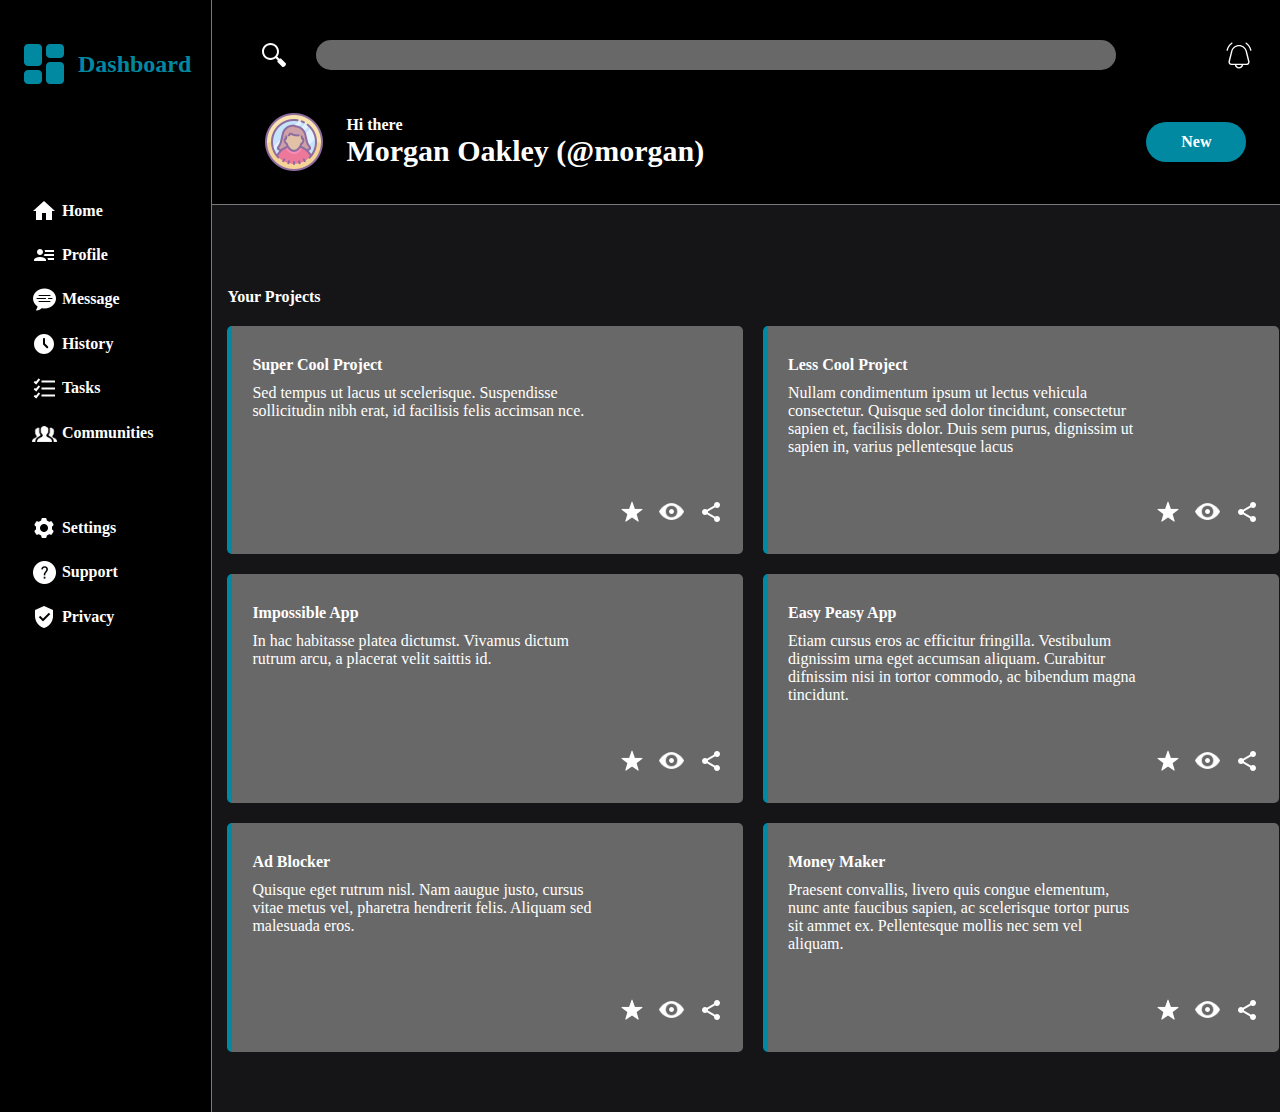
<file: index.html>
<!DOCTYPE html>
<html lang="en">
<head>
    <meta charset="UTF-8">
    <meta name="viewport" content="width=device-width, initial-scale=1.0">
    <title>Admin Dashboard</title>
    <link rel="stylesheet" href="./styles.css" >
</head>
<body>
    <div class="main">
        <div class="header">
            <div class="search">
                <img src="./icons/search.svg" alt="search" class="svg">
                <input type="search">
            </div>
            <div class="profile">
                <img src="./icons/notification.svg" alt="notification" class="svg">
                <img src="./icons/user1_logo.png" alt="logo" class="logo" style="max-width: 50px">
                <h2>Morgan Oakley</h2>
            </div>
            <div class="welcome">
                <img src="./icons/user1_logo.png" alt="logo" class="logo" style="max-width: 80px">
                <div class="welcome-msg">
                    <p style="font-size: 16px">Hi there</p>
                    <p style="font-size: 30px">Morgan Oakley (@morgan)</p>
                </div>
            </div>
            <div class="btns">
                <button>New</button>
                <button>Upload</button>
                <button>Share</button>
            </div>
        </div>
        <div class="sidebar">
            <div class="dashboard">
                <img src="./icons/dashboard3.png" alt="dashboard">
                <h2>Dashboard</h2>
            </div>
            <div class="nav1">
                <img src="./icons/home.svg" alt="home" class="svg">
                <p>Home</p>
                <img src="./icons/profile.png" alt="profile" class="png">
                <p>Profile</p>
                <img src="./icons/message.png" alt="message" class="png">
                <p>Message</p>
                <img src="./icons/history.svg" alt="history" class="svg">
                <p>History</p>
                <img src="./icons/tasks.png" alt="tasks" class="png">
                <p>Tasks</p>
                <img src="./icons/communities.png" alt="communities" class="png">
                <p>Communities</p>
            </div>
            <div class="nav2">
                <img src="./icons/settings.png" alt="settings" class="png">
                <p>Settings</p>
                <img src="./icons/support.png" alt="support" class="png">
                <p>Support</p>
                <img src="./icons/privacy.png" alt="privacy" class="png">
                <p>Privacy</p>
            </div>
        </div>
        <div class="content">
            <div class="projects">
                <h4>Your Projects</h4>
                <div class="project-contents">
                    <div class="project">
                        <div class="note">
                            <h4>Super Cool Project</h4>
                            <p>Sed tempus ut lacus ut scelerisque.
                                Suspendisse sollicitudin nibh erat, id
                                facilisis felis accimsan nce.
                            </p>
                        </div>
                        <div class="options">
                            <img src="./icons/favorite.png" alt="favourite" class="png">
                            <img src="./icons/view.png" alt="view" class="png">
                            <img src="./icons/share.png" alt="share" class="png">
                        </div>
                    </div>
                    <div class="project">
                        <div class="note">
                            <h4>Less Cool Project</h4>
                            <p>Nullam condimentum ipsum ut lectus vehicula
                                consectetur. Quisque sed dolor tincidunt,
                                consectetur sapien et, facilisis dolor. Duis sem
                                purus, dignissim ut sapien in, varius
                                pellentesque lacus
                            </p>
                        </div>
                        <div class="options">
                            <img src="./icons/favorite.png" alt="favourite" class="png">
                            <img src="./icons/view.png" alt="view" class="png">
                            <img src="./icons/share.png" alt="share" class="png">
                        </div>
                    </div>
                    <div class="project">
                        <div class="note">
                            <h4>Impossible App</h4>
                            <p>In hac habitasse platea dictumst. Vivamus
                                dictum rutrum arcu, a placerat velit saittis
                                id.
                            </p>
                        </div>
                        <div class="options">
                            <img src="./icons/favorite.png" alt="favourite" class="png">
                            <img src="./icons/view.png" alt="view" class="png">
                            <img src="./icons/share.png" alt="share" class="png">
                        </div>
                    </div>
                    <div class="project">
                        <div class="note">
                            <h4>Easy Peasy App</h4>
                            <p>Etiam cursus eros ac efficitur fringilla.
                                Vestibulum dignissim urna eget accumsan
                                aliquam. Curabitur difnissim nisi in tortor
                                commodo, ac bibendum magna tincidunt.
                            </p>
                        </div>
                        <div class="options">
                            <img src="./icons/favorite.png" alt="favourite" class="png">
                            <img src="./icons/view.png" alt="view" class="png">
                            <img src="./icons/share.png" alt="share" class="png">
                        </div>
                    </div>
                    <div class="project"><div class="note">
                            <h4>Ad Blocker</h4>
                            <p>Quisque eget rutrum nisl. Nam aaugue
                                justo, cursus vitae metus vel, pharetra
                                hendrerit felis. Aliquam sed malesuada
                                eros.
                            </p>
                        </div>
                        <div class="options">
                            <img src="./icons/favorite.png" alt="favourite" class="png">
                            <img src="./icons/view.png" alt="view" class="png">
                            <img src="./icons/share.png" alt="share" class="png">
                        </div>
                    </div>
                    <div class="project">
                        <div class="note">
                            <h4>Money Maker</h4>
                            <p>Praesent convallis, livero quis congue
                                elementum, nunc ante faucibus sapien, ac
                                scelerisque tortor purus sit ammet ex.
                                Pellentesque mollis nec sem vel aliquam.
                            </p>
                        </div>
                        <div class="options">
                            <img src="./icons/favorite.png" alt="favourite" class="png">
                            <img src="./icons/view.png" alt="view" class="png">
                            <img src="./icons/share.png" alt="share" class="png">
                        </div>
                    </div>
                </div>
            </div>
            <div class="announcements-and-trending">
                <h4>Announcements</h4>
                <div class="announcements-div">
                    <div class="announcement">
                        <h5>Site Maintenance</h5>
                        <p>Vestibulum condimentum tellus lacus,
                            in accumsan elit maximus ac. Donec
                            hendrerit sodales congue...
                        </p>
                        <hr class="separator">
                    </div>
                    <div class="announcement">
                        <h5>Community Share Day</h5>
                        <p>Nam vel lectus tincidunt, rutrum Nulla
                            eu, ornare libero. Aliquam dictum
                            accumsan portitor...
                        </p>
                        <hr class="separator">
                    </div>
                    <div class="announcement">
                        <h5>Update Privacy Poliicy</h5>
                        <p>Phasellus effcitur nisi eget elit
                            consectetur, eget condimentum ante
                            auctor. Cras fringilla sagittis sem in
                            mattis...
                        </p>
                    </div>
                </div>
                <h4>Trending</h4>
                <div class="trending-div">
                    <div class="trending">
                        <img src="./icons/user4_logo.png" alt="user" class="png">
                        <div class="trending-text">
                            <p>@tegan</p>
                            <p>World Peace Builder</p>
                        </div>
                    </div>
                    <div class="trending">
                        <img src="./icons/user1_logo.png" alt="user" class="png">
                        <div class="trending-text">
                            <p>@morgan</p>
                            <p>Super Cool Project</p>
                        </div>
                    </div>
                    <div class="trending">
                        <img src="./icons/user3_logo.png" alt="user" class="png">
                        <div class="trending-text">
                            <p>@kendall</p>
                            <p>Life Changing App</p>
                        </div>
                    </div>
                    <div class="trending">
                        <img src="./icons/user5_logo.png" alt="user" class="png">
                        <div class="trending-text">
                            <p>@alex</p>
                            <p>No Traffic Maker</p>
                        </div>
                    </div>
                </div>
            </div>
        </div>
    </div>
</body>
</html>
</file>
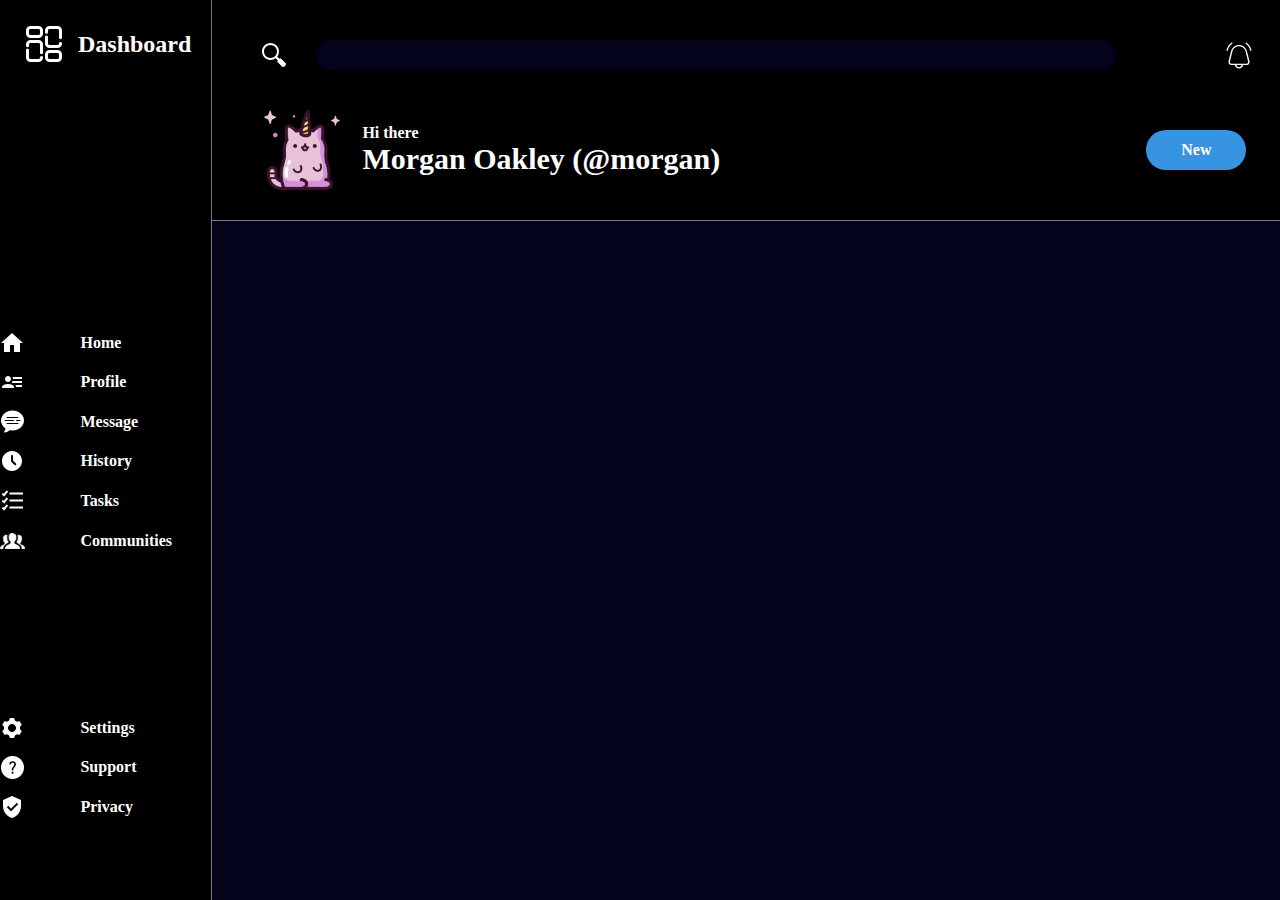
<file: icons/Admin Dashboard.html>
<!DOCTYPE html>
<!-- saved from url=(0032)http://127.0.0.1:5500/index.html -->
<html lang="en"><head><meta http-equiv="Content-Type" content="text/html; charset=UTF-8">
    
    <meta name="viewport" content="width=device-width, initial-scale=1.0">
    <title>Admin Dashboard</title>
    
<link rel="stylesheet" href="./Admin Dashboard_files/styles.css"></head>
<body>
    <div class="main">
        <div class="header">
            <div class="search">
                <img src="./Admin Dashboard_files/search.svg" alt="search" class="svg">
                <input type="search">
            </div>
            <div class="profile">
                <img src="./Admin Dashboard_files/notification.svg" alt="notification" class="svg">
                <img src="./Admin Dashboard_files/cat_3468377.png" alt="logo" class="logo" style="max-width: 50px">
                <h2>Morgan Oakley</h2>
            </div>
            <div class="welcome">
                <img src="./Admin Dashboard_files/cat_3468377.png" alt="logo" class="logo" style="max-width: 80px">
                <div class="welcome-msg">
                    <p style="font-size: 16px">Hi there</p>
                    <p style="font-size: 30px">Morgan Oakley (@morgan)</p>
                </div>
            </div>
            <div class="btns">
                <button>New</button>
                <button>Upload</button>
                <button>Share</button>
            </div>
        </div>
        <div class="sidebar">
            <div class="dashboard">
                <img src="./Admin Dashboard_files/dashboard.png" alt="dashboard" style="max-height: 50px;">
                <h2>Dashboard</h2>
            </div>
            <div class="nav1">
                <img src="./Admin Dashboard_files/home.svg" alt="home" class="svg">
                <p>Home</p>
                <img src="./Admin Dashboard_files/profile.png" alt="profile" class="png">
                <p>Profile</p>
                <img src="./Admin Dashboard_files/message.png" alt="message" class="png">
                <p>Message</p>
                <img src="./Admin Dashboard_files/history.svg" alt="history" class="svg">
                <p>History</p>
                <img src="./Admin Dashboard_files/tasks.png" alt="tasks" class="png">
                <p>Tasks</p>
                <img src="./Admin Dashboard_files/communities.png" alt="communities" class="png">
                <p>Communities</p>
            </div>
            <div class="nav2">
                <img src="./Admin Dashboard_files/settings.png" alt="settings" class="png">
                <p>Settings</p>
                <img src="./Admin Dashboard_files/support.png" alt="support" class="png">
                <p>Support</p>
                <img src="./Admin Dashboard_files/privacy.png" alt="privacy" class="png">
                <p>Privacy</p>
            </div>
        </div>
        <div class="content">
            <div class="projects"></div>
            <div class="announcements"></div>
            <div class="trending"></div>
        </div>
    </div>
<!-- Code injected by live-server -->
<script>
	// <![CDATA[  <-- For SVG support
	if ('WebSocket' in window) {
		(function () {
			function refreshCSS() {
				var sheets = [].slice.call(document.getElementsByTagName("link"));
				var head = document.getElementsByTagName("head")[0];
				for (var i = 0; i < sheets.length; ++i) {
					var elem = sheets[i];
					var parent = elem.parentElement || head;
					parent.removeChild(elem);
					var rel = elem.rel;
					if (elem.href && typeof rel != "string" || rel.length == 0 || rel.toLowerCase() == "stylesheet") {
						var url = elem.href.replace(/(&|\?)_cacheOverride=\d+/, '');
						elem.href = url + (url.indexOf('?') >= 0 ? '&' : '?') + '_cacheOverride=' + (new Date().valueOf());
					}
					parent.appendChild(elem);
				}
			}
			var protocol = window.location.protocol === 'http:' ? 'ws://' : 'wss://';
			var address = protocol + window.location.host + window.location.pathname + '/ws';
			var socket = new WebSocket(address);
			socket.onmessage = function (msg) {
				if (msg.data == 'reload') window.location.reload();
				else if (msg.data == 'refreshcss') refreshCSS();
			};
			if (sessionStorage && !sessionStorage.getItem('IsThisFirstTime_Log_From_LiveServer')) {
				console.log('Live reload enabled.');
				sessionStorage.setItem('IsThisFirstTime_Log_From_LiveServer', true);
			}
		})();
	}
	else {
		console.error('Upgrade your browser. This Browser is NOT supported WebSocket for Live-Reloading.');
	}
	// ]]>
</script>

</body></html>
</file>
<file: styles.css>
*, *::before, *::after {
    box-sizing: border-box;
}

/* Remove default margin */
* {
    font-family: 'roboto';
    margin: 0;
}

:root {
    --bgrnd-color1: #151518;
    --bgrnd-color2: #000000;
    --base-color: #0089a1;
    --dashboard-font-color: #0089a1;
    --base-font-color: white;
    --content-bg-color: #686868;
}

body {
    height: 100%;
    width: 100%;
}

.main {
    height: 100vh;
    display: grid;
    grid-template-columns: 1fr 5fr;
    grid-template-rows:  1fr 5fr;
}

.header {
    color: var(--base-font-color);
    grid-column: 2 / 3;
    display: grid;
    grid-template-columns: 1fr 1fr;
    gap: 30px;
    background-color: var(--bgrnd-color2);
    padding: 30px 70px 30px 50px;
}

.sidebar {
    color: var(--base-font-color);
    grid-row: 1 / 3;
    display: grid;
    grid-template-columns: 1fr;
    grid-template-rows: 1fr 1fr 3fr;
    background-color: var(--bgrnd-color2);
    border-right: 1px solid #797979;
    justify-content: center;
}

.content {
    color: var(--base-font-color);
    grid-area: 2 / 2 / 3 / 3;
    background-color: var(--bgrnd-color1);
    border-top: 1px solid #797979;
    display: grid;
    grid-template-columns: 4fr 1fr;
    padding: 30px 30px 60px 15px;
}

.svg {
    max-height: 30px;
}

.png {
    max-height: 25px;
}

.profile,
.search {
    height: 50px;
    display: flex;
    align-items: center;
    gap: 30px;
    align-self: end;
}

.profile {
    justify-content: end;
}

.welcome {
    display: flex;
    gap: 20px;
}

.welcome-msg {
    font-weight: bold;
    display: flex;
    flex-direction: column;
    justify-content: center;
}

input[type="search"] {
    width: 800px;
    height: 30px;
    background-color: var(--content-bg-color);
    border-radius: 50px;
    border: none;
}

.btns {
    display: flex;
    gap: 40px;
    justify-content: end;
    align-items: center;
}

button {
    font-size: 16px;
    font-weight: bold;
    width: 100px;
    height: 40px;
    background-color: var(--base-color);
    color: white;
    border-radius: 50px;
    border: none;
}

.dashboard {
    display: flex;
    flex-direction: row;
    align-items: center;
    gap: 10px;
    align-self: start;
    padding: 40px 20px 20px 20px;
}

.dashboard > h2 {
    color: var(--base-color);
}

.nav1,
.nav2 {
    display: grid;
    grid-template-columns: 1fr 5fr;
    align-items: center;
    padding-left: 32px;
    align-self: flex-start;
}

.nav1 > *,
.nav2 > * {
    margin-bottom: 20px;
}
.nav1 {
    margin-bottom: 50px;
}

.nav1 > p,
.nav2 > p {
    font-weight: bold;
}

.projects {
    display: grid;
    grid-template-rows: 1fr 8fr;
    grid-template-columns: 1fr;
}

.projects > h4,
.announcements-and-trending > h4 {
    align-self: end;
    padding-bottom: 20px;
}

.project-contents {
    display: grid;
    grid-template-columns: 1fr 1fr;
    grid-template-rows: repeat(3, 1fr);
    gap: 20px;
    padding-right: 20px;
}

.project {
    height: 23s0px;
    background-color: var(--content-bg-color);
    border-left: 5px solid var(--base-color);
    border-radius: 5px;
    padding: 30px 20px 30px 20px;
    display: grid;
    grid-template-columns: 1fr;
    grid-template-rows: 2fr 1fr;
}

.note {
    padding-right: 120px;
}

.note > h4 {
    padding-bottom: 10px;
}

.options {
    display: flex;
    justify-content: end;
    align-items: end;
    gap: 15px;
}

.announcements-and-trending {
    display: grid;
    grid-template-columns: 1fr;
    grid-template-rows: 1fr 4fr 1fr 3fr;
}

.announcements-div {
    background-color: var(--content-bg-color);
    border-radius: 5px;
    display: grid;
    grid-template-columns: 1fr;
    grid-template-rows: repeat(3, 1fr);
    align-items: center;
    padding: 30px;
}

.announcement > p{
    font-size: 12px;
    padding: 8px 0 20px 0;
}

.announcement > h5 {
    padding-top: 10px;
}

hr {
    border: 1px solid #383838;
}

.trending-div {
    background-color: var(--content-bg-color);
    border-radius: 5px;
    display: grid;
    grid-template-columns: 1fr;
    grid-template-rows: repeat(4, 1fr);
    align-items: center;
    padding-left: 30px;
}

.trending {
    display: flex;
    align-items: center;
    gap: 20px;
}

.trending-text {
    font-size: 12px;
}
</file>
<file: icons/Admin Dashboard_files/styles.css>
*, *::before, *::after {
    box-sizing: border-box;
}

/* Remove default margin */
* {
    font-family: 'roboto';
    margin: 0;
}

:root {
    --bgrnd-color1: #03031b;
    --bgrnd-color2: #000000;
    --base-color: #3794e0;
    --dashboard-font-color: white;
    --base-font-color: white;
}

body {
    height: 100%;
    width: 100%;
}

/* div {
    border: 1px solid red;
} */

.main {
    height: 100vh;
    display: grid;
    grid-template-columns: 1fr 5fr;
    grid-template-rows:  1fr 5fr;
}

.header {
    color: var(--base-font-color);
    grid-column: 2 / 3;
    display: grid;
    grid-template-columns: 1fr 1fr;
    gap: 30px;
    background-color: var(--bgrnd-color2);
    padding: 30px 70px 30px 50px;
}

.sidebar {
    color: var(--base-font-color);
    grid-row: 1 / 3;
    display: grid;
    background-color: var(--bgrnd-color2);
    border-right: 1px solid #797979;
    align-items: center;
    justify-content: center;
}

.content {
    color: var(--base-font-color);
    grid-area: 2 / 2 / 3 / 3;
    display: grid;
    grid-template-columns: 2fr 1fr;
    background-color: var(--bgrnd-color1);
    border-top: 1px solid #797979;
}

.projects {
    grid-area: 1 / 1 / 3 / 2;
    display: grid;
    grid-template-columns: repeat(2, 1fr);
    grid-template-rows: repeat(3, 1fr);
}

.svg {
    max-height: 30px;
}

.profile,
.search {
    height: 50px;
    display: flex;
    align-items: center;
    gap: 30px;
    align-self: end;
}

.profile {
    justify-content: end;
}

.welcome {
    display: flex;
    gap: 20px;
}

.welcome-msg {
    font-weight: bold;
    display: flex;
    flex-direction: column;
    justify-content: center;
}

input[type="search"] {
    width: 800px;
    height: 30px;
    background-color: var(--bgrnd-color1);
    border-radius: 50px;
    border: none;
}

.btns {
    display: flex;
    gap: 40px;
    justify-content: end;
    align-items: center;
}
button {
    font-size: 16px;
    font-weight: bold;
    width: 100px;
    height: 40px;
    background-color: var(--base-color);
    color: white;
    border-radius: 50px;
    border: none;
}

.dashboard {
    display: flex;
    flex-direction: row;
    align-items: center;
    gap: 10px;
    align-self: start;
    padding: 20px;
}

.nav1,
.nav2 {
    display: grid;
    grid-template-columns: 1fr 2fr;
    gap: 15px;
    align-items: center;
}

.nav1 > p,
.nav2 > p {
    font-weight: bold;
}

.png {
    max-height: 25px;
}
</file>
